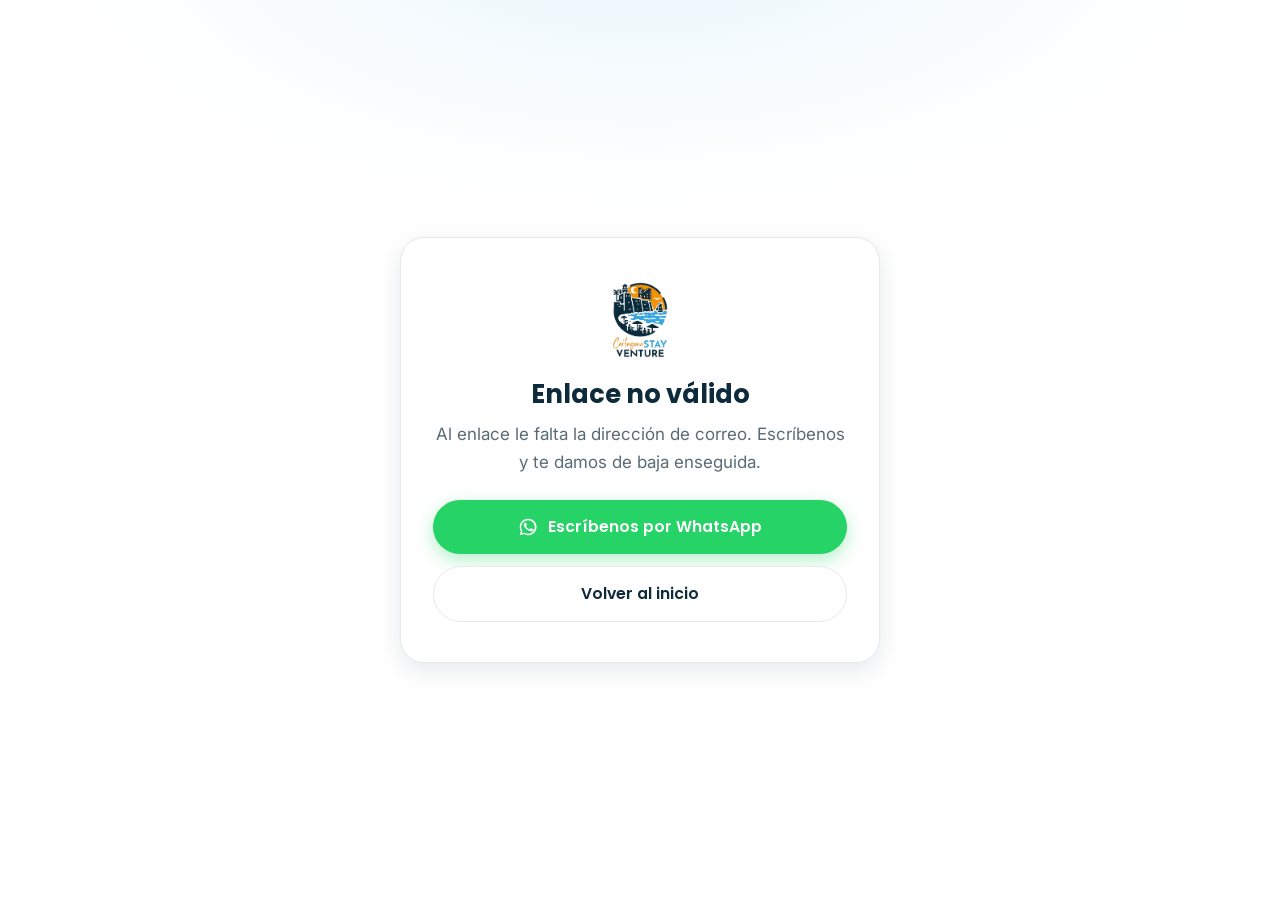
<file: baja.html>
<!DOCTYPE html>
<html lang="es">
<head>
  <meta charset="UTF-8" />
  <meta name="viewport" content="width=device-width, initial-scale=1.0" />
  <title>Darse de baja · Cartagena Stay Venture</title>
  <meta name="robots" content="noindex" />
  <link rel="icon" type="image/png" href="assets/img/logo.png" />
  <link rel="preconnect" href="https://fonts.googleapis.com" />
  <link rel="preconnect" href="https://fonts.gstatic.com" crossorigin />
  <link href="https://fonts.googleapis.com/css2?family=Poppins:wght@400;500;600;700&family=Inter:wght@400;500;600&display=swap" rel="stylesheet" />
  <link rel="stylesheet" href="assets/css/styles.css" />
  <style>
    .baja { min-height: 100vh; display: grid; place-items: center; padding: 40px 20px;
      background: radial-gradient(1000px 500px at 50% -10%, var(--sky-100), transparent 60%), var(--cream); }
    .baja__card { background: #fff; border: 1px solid var(--line); border-radius: var(--radius-lg);
      box-shadow: var(--shadow-md); padding: 40px 32px; max-width: 480px; width: 100%; text-align: center; }
    .baja__logo { height: 84px; width: auto; margin: 0 auto 18px; }
    .baja__card h1 { font-size: 1.6rem; margin-bottom: 10px; }
    .baja__card p { color: var(--muted); margin-bottom: 8px; }
    .baja__actions { display: none; flex-direction: column; gap: 12px; margin-top: 24px; }
    .baja__spin { width: 34px; height: 34px; margin: 6px auto 16px; border: 3px solid var(--sky-100);
      border-top-color: var(--sky); border-radius: 50%; animation: baja-spin .8s linear infinite; }
    @keyframes baja-spin { to { transform: rotate(360deg); } }
  </style>
</head>
<body>
  <main class="baja">
    <div class="baja__card">
      <img class="baja__logo" src="assets/img/logo.png" alt="Cartagena Stay Venture" />
      <div class="baja__spin" id="spin"></div>
      <h1 id="titulo">Un momento…</h1>
      <p id="texto">Estamos procesando tu solicitud.</p>
      <div class="baja__actions" id="acciones">
        <a class="btn btn--wa btn--block" id="waBtn" href="https://wa.me/573052080277" target="_blank" rel="noopener">
          <svg viewBox="0 0 24 24" width="20" height="20" fill="currentColor"><path d="M12 2a10 10 0 0 0-8.6 15l-1.3 4.8 4.9-1.3A10 10 0 1 0 12 2zm0 18.2c-1.5 0-3-.4-4.3-1.2l-.3-.2-2.9.8.8-2.8-.2-.3A8.2 8.2 0 1 1 12 20.2zM17.5 14.4c-.3-.2-1.7-.9-2-1-.3-.1-.5-.2-.6.1-.2.3-.7.9-.8 1.1-.2.2-.3.2-.6.1-1.6-.8-2.6-1.4-3.7-3.2-.3-.5.3-.5.8-1.5.1-.2 0-.3 0-.5s-.6-1.6-.9-2.2c-.2-.5-.4-.5-.6-.5h-.5c-.2 0-.5.1-.7.3-.3.3-1 .9-1 2.3s1 2.7 1.2 2.9c.1.2 2 3.1 5 4.3 1.8.8 2.5.8 3.4.7.5-.1 1.7-.7 1.9-1.4.2-.6.2-1.2.2-1.3-.1-.2-.3-.3-.6-.4z"/></svg>
          Escríbenos por WhatsApp</a>
        <a class="btn btn--outline btn--block" href="index.html">Volver al inicio</a>
      </div>
    </div>
  </main>

  <script>
  (function () {
    /* La baja se procesa vía /api/baja (función serverless en Vercel) para
       evitar el bloqueo de CORS del navegador. */
    var email = new URLSearchParams(location.search).get('email');
    var t = document.getElementById('titulo');
    var p = document.getElementById('texto');
    var acc = document.getElementById('acciones');
    var spin = document.getElementById('spin');
    var waBtn = document.getElementById('waBtn');

    function stop() { if (spin) spin.style.display = 'none'; }
    function showActions(msg) {
      if (waBtn) {
        var txt = 'Hola Cartagena Stay Venture, quiero darme de baja de las comunicaciones.' + (email ? ' Mi correo: ' + email : '');
        waBtn.href = 'https://wa.me/573052080277?text=' + encodeURIComponent(txt);
      }
      if (acc) acc.style.display = 'flex';
    }

    if (!email) {
      stop();
      t.textContent = 'Enlace no válido';
      p.textContent = 'Al enlace le falta la dirección de correo. Escríbenos y te damos de baja enseguida.';
      showActions();
    } else {
      fetch('/api/baja?email=' + encodeURIComponent(email))
        .then(function (r) { return r.json().catch(function () { return { ok: r.ok }; }); })
        .then(function (d) {
          if (!d || !d.ok) throw new Error('notok');
          stop();
          t.textContent = '¡Listo! Te diste de baja';
          p.textContent = 'No volverás a recibir nuestras comunicaciones. Gracias por haberte alojado con Cartagena Stay Venture. 🧡';
        })
        .catch(function () {
          stop();
          t.textContent = 'No pudimos completarlo automáticamente';
          p.textContent = 'Escríbenos por WhatsApp y te damos de baja a mano.';
          showActions();
        });
    }
  })();
  </script>
</body>
</html>
</file>
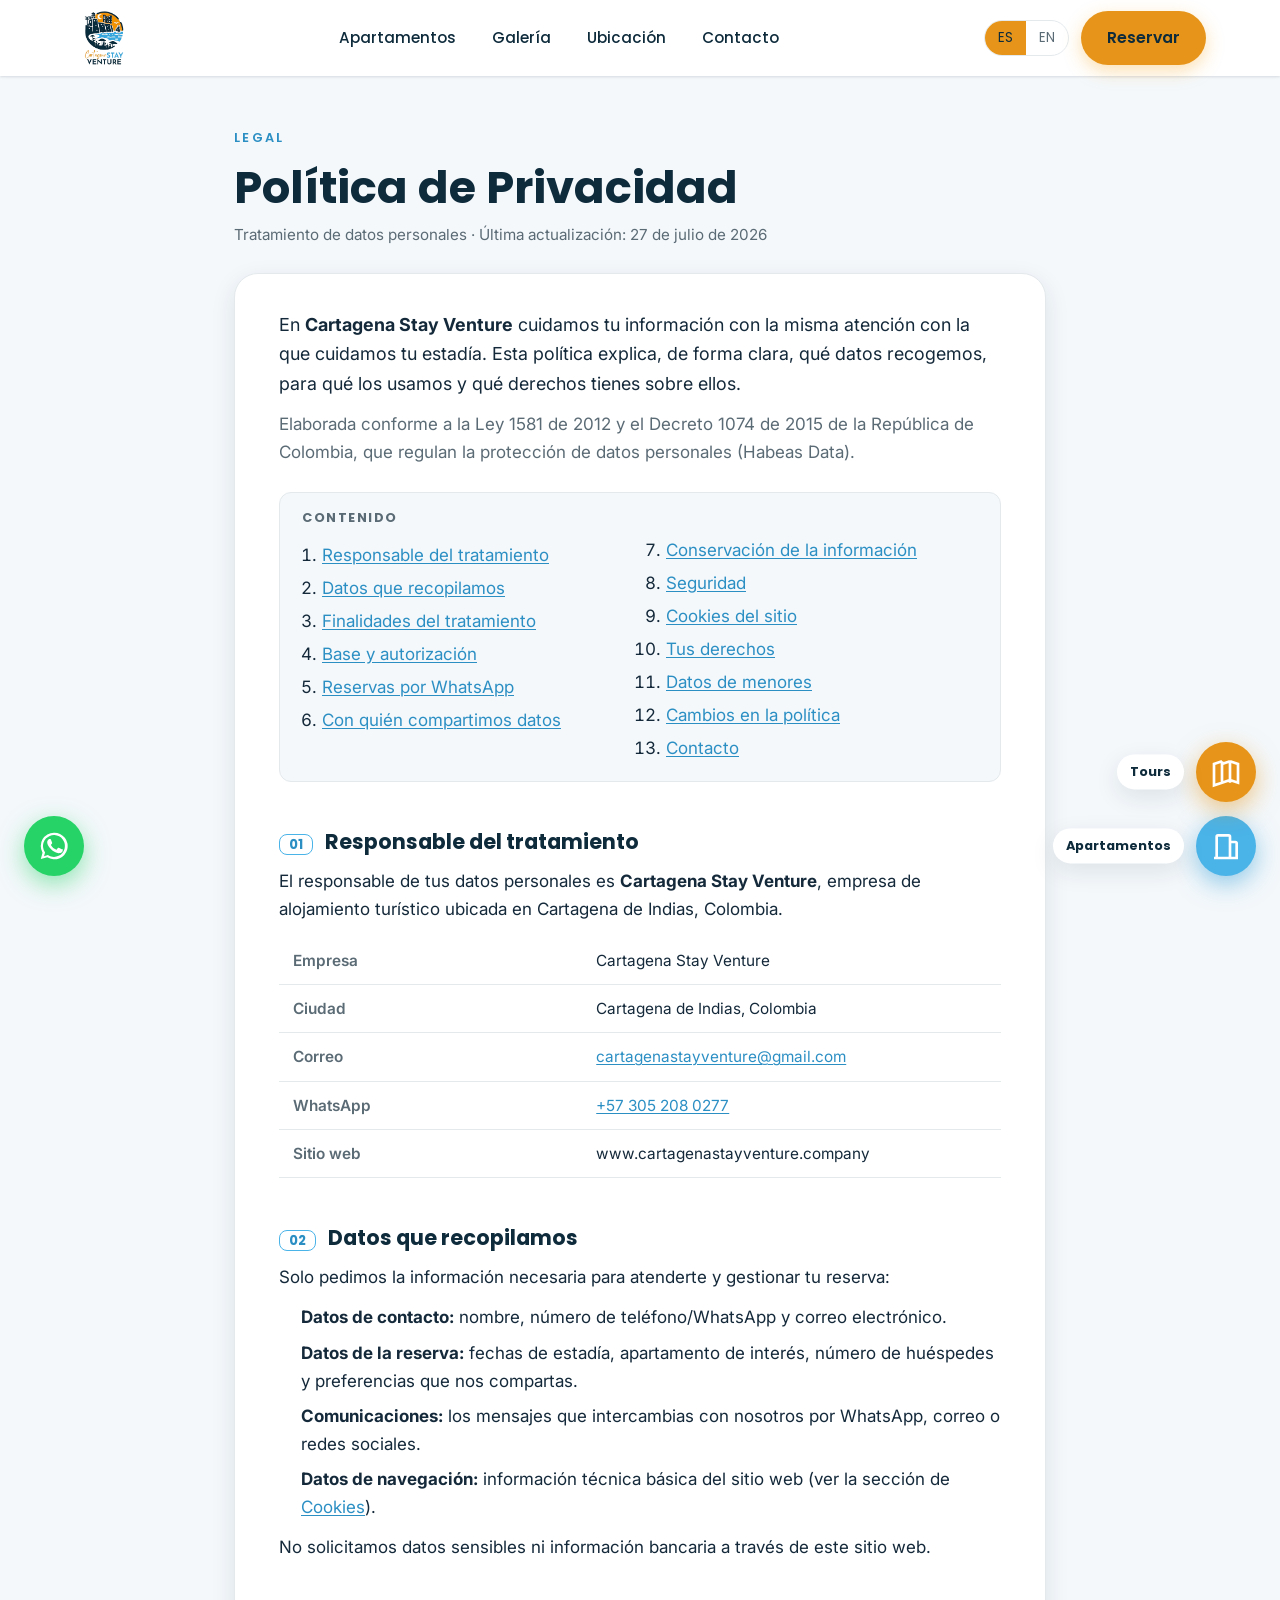
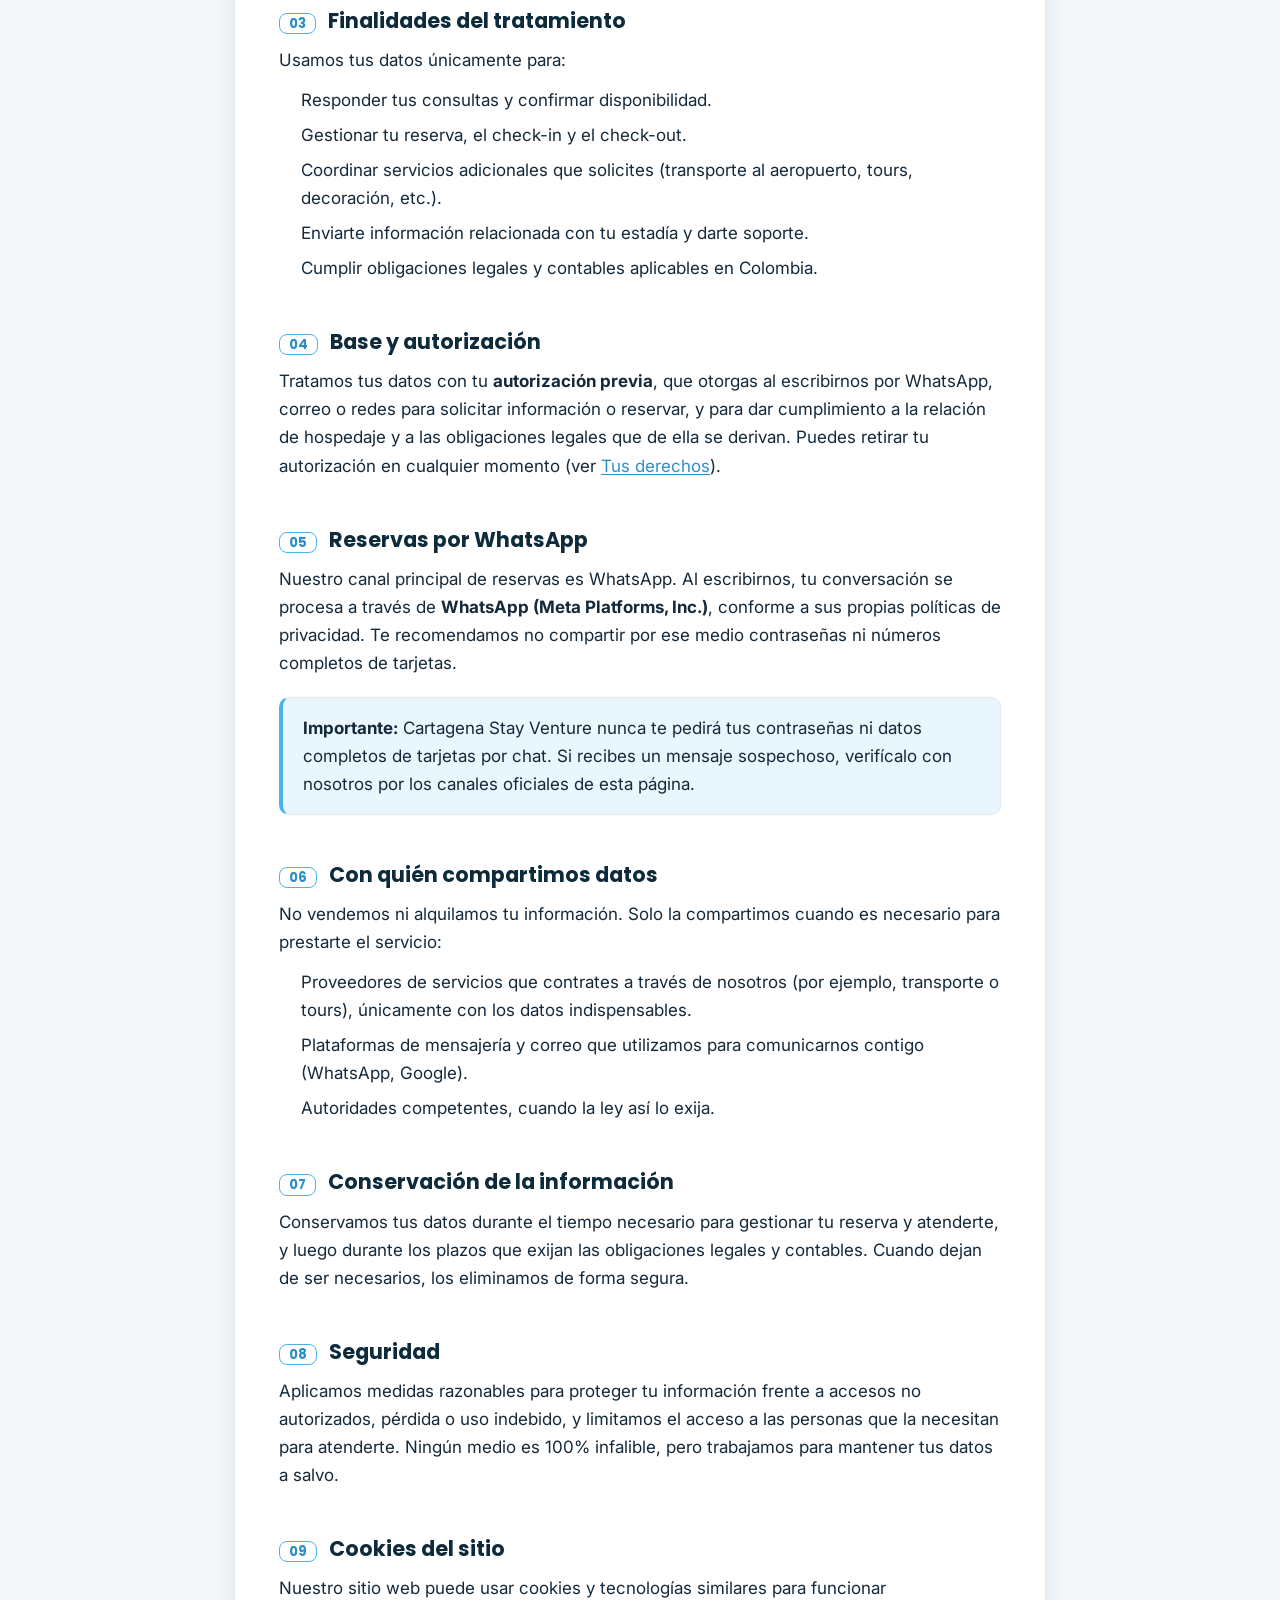
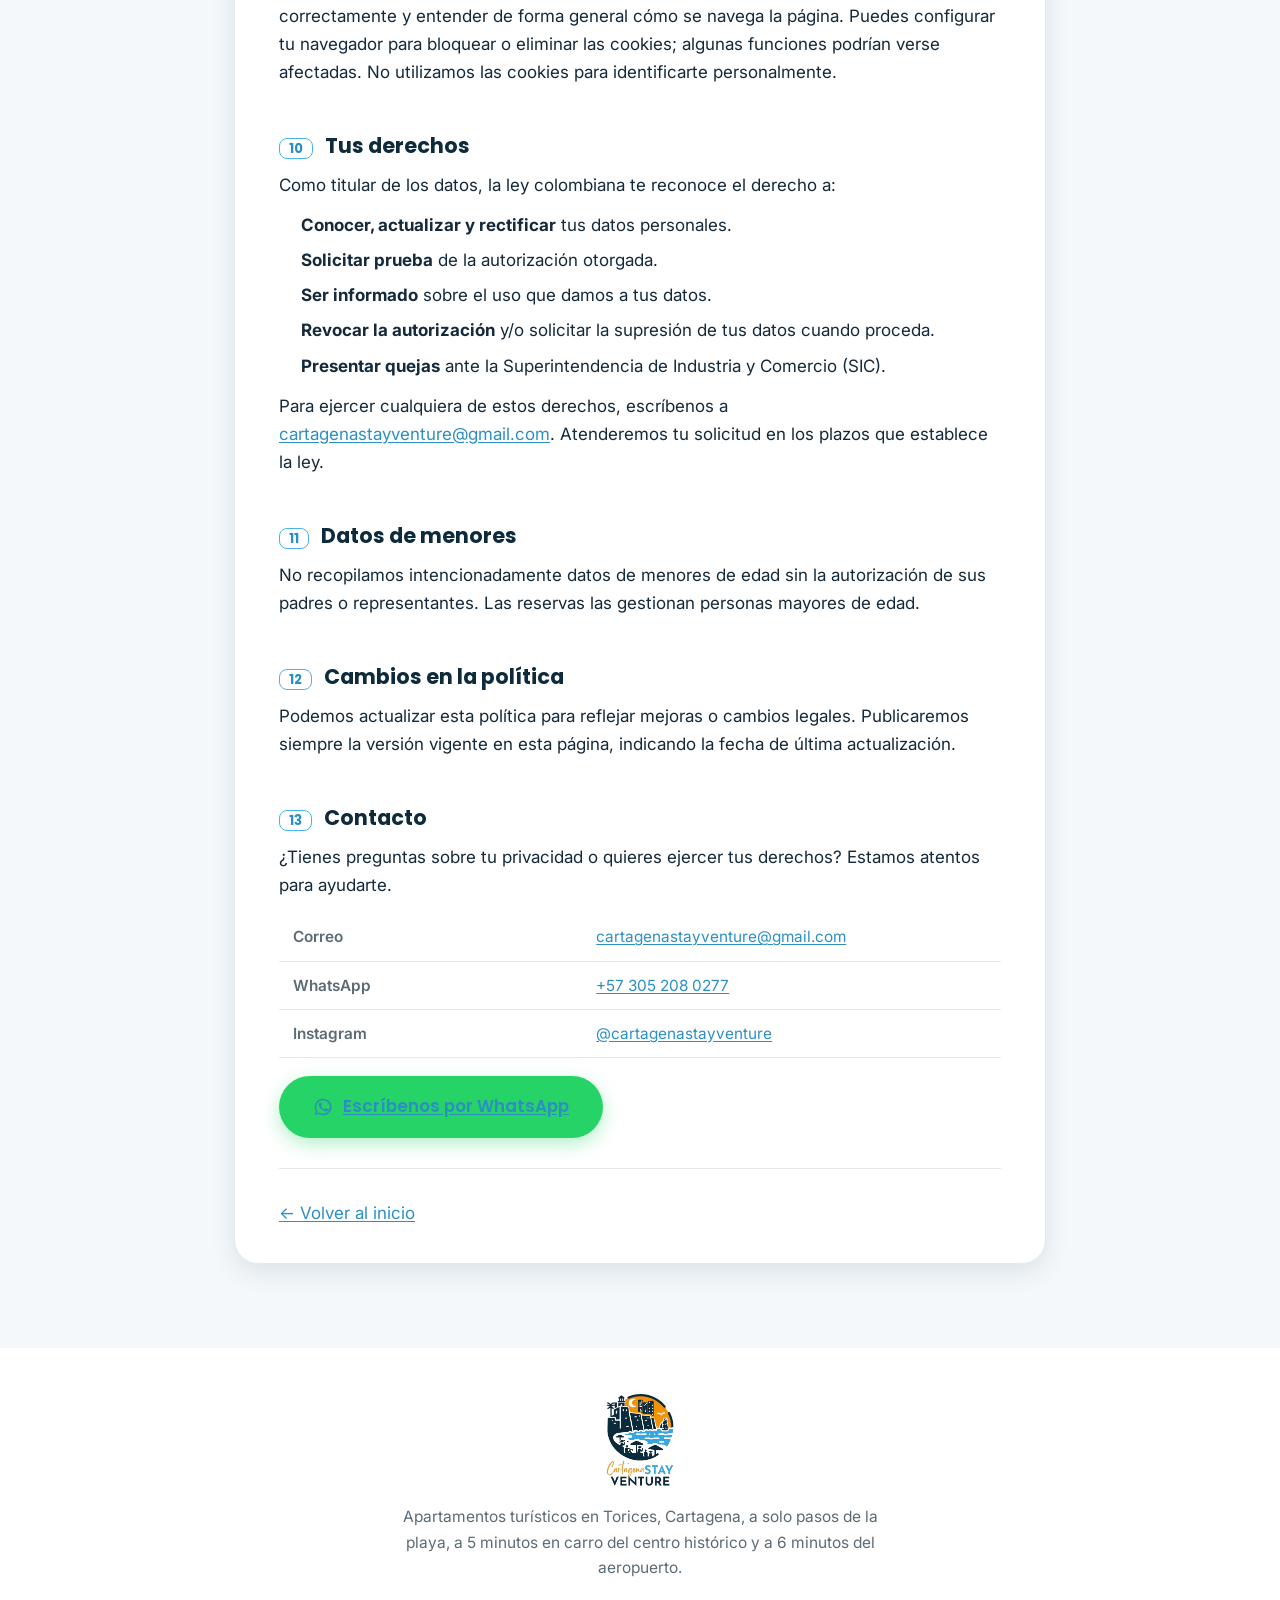
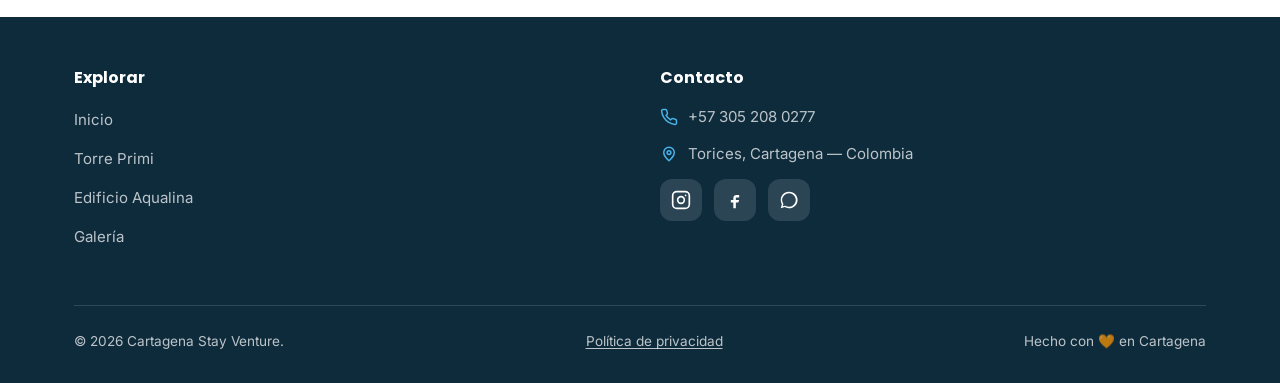
<file: politica-privacidad.html>
<!DOCTYPE html>
<html lang="es">
<head>
  <meta charset="UTF-8" />
  <meta name="viewport" content="width=device-width, initial-scale=1.0" />
  <title>Política de Privacidad · Cartagena Stay Venture</title>
  <meta name="description" content="Política de privacidad y tratamiento de datos personales de Cartagena Stay Venture, conforme a la Ley 1581 de 2012 de Colombia." />
  <link rel="icon" type="image/png" href="assets/img/logo.png" />
  <link rel="preconnect" href="https://fonts.googleapis.com" />
  <link rel="preconnect" href="https://fonts.gstatic.com" crossorigin />
  <link href="https://fonts.googleapis.com/css2?family=Poppins:wght@400;500;600;700;800&family=Inter:wght@400;500;600&family=Caveat:wght@600;700&display=swap" rel="stylesheet" />
  <link rel="stylesheet" href="assets/css/styles.css" />
</head>
<body>

  <!-- ============ HEADER ============ -->
  <header class="header">
    <div class="container header__inner">
      <a href="index.html" class="brand" aria-label="Cartagena Stay Venture"><img src="assets/img/logo.png" alt="Cartagena Stay Venture" /></a>
      <nav class="nav" aria-label="Principal">
        <a href="index.html#apartamentos" data-es="Apartamentos" data-en="Apartments">Apartamentos</a>
        <a href="index.html#galeria" data-es="Galería" data-en="Gallery">Galería</a>
        <a href="index.html#ubicacion" data-es="Ubicación" data-en="Location">Ubicación</a>
        <a href="index.html#contacto" data-es="Contacto" data-en="Contact">Contacto</a>
      </nav>
      <div class="header-actions">
        <div class="lang" role="group" aria-label="Idioma">
          <button data-lang="es">ES</button>
          <button data-lang="en">EN</button>
        </div>
        <a class="btn btn--primary" href="https://wa.me/573052080277?text=Hola%20Cartagena%20Stay%20Venture!%20Quiero%20informacion." target="_blank" rel="noopener" data-es="Reservar" data-en="Book now">Reservar</a>
        <button class="burger" aria-label="Menú"><span></span><span></span><span></span></button>
      </div>
    </div>
  </header>

  <!-- ============ LEGAL ============ -->
  <main class="legal">
    <div class="legal__wrap">
      <span class="eyebrow legal__eyebrow">Legal</span>
      <h1>Política de Privacidad</h1>
      <p class="legal__meta">Tratamiento de datos personales · Última actualización: 27 de julio de 2026</p>

      <div class="legal__card">
        <p class="lede">En <strong>Cartagena Stay Venture</strong> cuidamos tu información con la misma atención con la que cuidamos tu estadía. Esta política explica, de forma clara, qué datos recogemos, para qué los usamos y qué derechos tienes sobre ellos.</p>
        <p class="muted">Elaborada conforme a la Ley 1581 de 2012 y el Decreto 1074 de 2015 de la República de Colombia, que regulan la protección de datos personales (Habeas Data).</p>

        <nav class="toc" aria-label="Contenido">
          <h2>Contenido</h2>
          <ol>
            <li><a href="#responsable">Responsable del tratamiento</a></li>
            <li><a href="#datos">Datos que recopilamos</a></li>
            <li><a href="#finalidades">Finalidades del tratamiento</a></li>
            <li><a href="#legitimacion">Base y autorización</a></li>
            <li><a href="#whatsapp">Reservas por WhatsApp</a></li>
            <li><a href="#compartir">Con quién compartimos datos</a></li>
            <li><a href="#conservacion">Conservación de la información</a></li>
            <li><a href="#seguridad">Seguridad</a></li>
            <li><a href="#cookies">Cookies del sitio</a></li>
            <li><a href="#derechos">Tus derechos</a></li>
            <li><a href="#menores">Datos de menores</a></li>
            <li><a href="#cambios">Cambios en la política</a></li>
            <li><a href="#contacto-legal">Contacto</a></li>
          </ol>
        </nav>

        <h2 class="sec" id="responsable"><span class="num">01</span>Responsable del tratamiento</h2>
        <p>El responsable de tus datos personales es <strong>Cartagena Stay Venture</strong>, empresa de alojamiento turístico ubicada en Cartagena de Indias, Colombia.</p>
        <table class="facts">
          <tr><th>Empresa</th><td>Cartagena Stay Venture</td></tr>
          <tr><th>Ciudad</th><td>Cartagena de Indias, Colombia</td></tr>
          <tr><th>Correo</th><td><a href="mailto:cartagenastayventure@gmail.com">cartagenastayventure@gmail.com</a></td></tr>
          <tr><th>WhatsApp</th><td><a href="https://wa.me/573052080277">+57 305 208 0277</a></td></tr>
          <tr><th>Sitio web</th><td>www.cartagenastayventure.company</td></tr>
        </table>

        <h2 class="sec" id="datos"><span class="num">02</span>Datos que recopilamos</h2>
        <p>Solo pedimos la información necesaria para atenderte y gestionar tu reserva:</p>
        <ul>
          <li><strong>Datos de contacto:</strong> nombre, número de teléfono/WhatsApp y correo electrónico.</li>
          <li><strong>Datos de la reserva:</strong> fechas de estadía, apartamento de interés, número de huéspedes y preferencias que nos compartas.</li>
          <li><strong>Comunicaciones:</strong> los mensajes que intercambias con nosotros por WhatsApp, correo o redes sociales.</li>
          <li><strong>Datos de navegación:</strong> información técnica básica del sitio web (ver la sección de <a href="#cookies">Cookies</a>).</li>
        </ul>
        <p>No solicitamos datos sensibles ni información bancaria a través de este sitio web.</p>

        <h2 class="sec" id="finalidades"><span class="num">03</span>Finalidades del tratamiento</h2>
        <p>Usamos tus datos únicamente para:</p>
        <ul>
          <li>Responder tus consultas y confirmar disponibilidad.</li>
          <li>Gestionar tu reserva, el check-in y el check-out.</li>
          <li>Coordinar servicios adicionales que solicites (transporte al aeropuerto, tours, decoración, etc.).</li>
          <li>Enviarte información relacionada con tu estadía y darte soporte.</li>
          <li>Cumplir obligaciones legales y contables aplicables en Colombia.</li>
        </ul>

        <h2 class="sec" id="legitimacion"><span class="num">04</span>Base y autorización</h2>
        <p>Tratamos tus datos con tu <strong>autorización previa</strong>, que otorgas al escribirnos por WhatsApp, correo o redes para solicitar información o reservar, y para dar cumplimiento a la relación de hospedaje y a las obligaciones legales que de ella se derivan. Puedes retirar tu autorización en cualquier momento (ver <a href="#derechos">Tus derechos</a>).</p>

        <h2 class="sec" id="whatsapp"><span class="num">05</span>Reservas por WhatsApp</h2>
        <p>Nuestro canal principal de reservas es WhatsApp. Al escribirnos, tu conversación se procesa a través de <strong>WhatsApp (Meta Platforms, Inc.)</strong>, conforme a sus propias políticas de privacidad. Te recomendamos no compartir por ese medio contraseñas ni números completos de tarjetas.</p>
        <div class="callout">
          <p style="margin:0"><strong>Importante:</strong> Cartagena Stay Venture nunca te pedirá tus contraseñas ni datos completos de tarjetas por chat. Si recibes un mensaje sospechoso, verifícalo con nosotros por los canales oficiales de esta página.</p>
        </div>

        <h2 class="sec" id="compartir"><span class="num">06</span>Con quién compartimos datos</h2>
        <p>No vendemos ni alquilamos tu información. Solo la compartimos cuando es necesario para prestarte el servicio:</p>
        <ul>
          <li>Proveedores de servicios que contrates a través de nosotros (por ejemplo, transporte o tours), únicamente con los datos indispensables.</li>
          <li>Plataformas de mensajería y correo que utilizamos para comunicarnos contigo (WhatsApp, Google).</li>
          <li>Autoridades competentes, cuando la ley así lo exija.</li>
        </ul>

        <h2 class="sec" id="conservacion"><span class="num">07</span>Conservación de la información</h2>
        <p>Conservamos tus datos durante el tiempo necesario para gestionar tu reserva y atenderte, y luego durante los plazos que exijan las obligaciones legales y contables. Cuando dejan de ser necesarios, los eliminamos de forma segura.</p>

        <h2 class="sec" id="seguridad"><span class="num">08</span>Seguridad</h2>
        <p>Aplicamos medidas razonables para proteger tu información frente a accesos no autorizados, pérdida o uso indebido, y limitamos el acceso a las personas que la necesitan para atenderte. Ningún medio es 100% infalible, pero trabajamos para mantener tus datos a salvo.</p>

        <h2 class="sec" id="cookies"><span class="num">09</span>Cookies del sitio</h2>
        <p>Nuestro sitio web puede usar cookies y tecnologías similares para funcionar correctamente y entender de forma general cómo se navega la página. Puedes configurar tu navegador para bloquear o eliminar las cookies; algunas funciones podrían verse afectadas. No utilizamos las cookies para identificarte personalmente.</p>

        <h2 class="sec" id="derechos"><span class="num">10</span>Tus derechos</h2>
        <p>Como titular de los datos, la ley colombiana te reconoce el derecho a:</p>
        <ul>
          <li><strong>Conocer, actualizar y rectificar</strong> tus datos personales.</li>
          <li><strong>Solicitar prueba</strong> de la autorización otorgada.</li>
          <li><strong>Ser informado</strong> sobre el uso que damos a tus datos.</li>
          <li><strong>Revocar la autorización</strong> y/o solicitar la supresión de tus datos cuando proceda.</li>
          <li><strong>Presentar quejas</strong> ante la Superintendencia de Industria y Comercio (SIC).</li>
        </ul>
        <p>Para ejercer cualquiera de estos derechos, escríbenos a <a href="mailto:cartagenastayventure@gmail.com">cartagenastayventure@gmail.com</a>. Atenderemos tu solicitud en los plazos que establece la ley.</p>

        <h2 class="sec" id="menores"><span class="num">11</span>Datos de menores</h2>
        <p>No recopilamos intencionadamente datos de menores de edad sin la autorización de sus padres o representantes. Las reservas las gestionan personas mayores de edad.</p>

        <h2 class="sec" id="cambios"><span class="num">12</span>Cambios en la política</h2>
        <p>Podemos actualizar esta política para reflejar mejoras o cambios legales. Publicaremos siempre la versión vigente en esta página, indicando la fecha de última actualización.</p>

        <h2 class="sec" id="contacto-legal"><span class="num">13</span>Contacto</h2>
        <p>¿Tienes preguntas sobre tu privacidad o quieres ejercer tus derechos? Estamos atentos para ayudarte.</p>
        <table class="facts">
          <tr><th>Correo</th><td><a href="mailto:cartagenastayventure@gmail.com">cartagenastayventure@gmail.com</a></td></tr>
          <tr><th>WhatsApp</th><td><a href="https://wa.me/573052080277">+57 305 208 0277</a></td></tr>
          <tr><th>Instagram</th><td><a href="https://instagram.com/cartagenastayventure" target="_blank" rel="noopener">@cartagenastayventure</a></td></tr>
        </table>
        <p style="margin-top:18px">
          <a class="btn btn--wa btn--lg" href="https://wa.me/573052080277?text=Hola%2C%20tengo%20una%20consulta%20sobre%20la%20pol%C3%ADtica%20de%20privacidad" target="_blank" rel="noopener">
            <svg viewBox="0 0 24 24" fill="currentColor"><path d="M12 2a10 10 0 0 0-8.6 15l-1.3 4.8 4.9-1.3A10 10 0 1 0 12 2zm0 18.2c-1.5 0-3-.4-4.3-1.2l-.3-.2-2.9.8.8-2.8-.2-.3A8.2 8.2 0 1 1 12 20.2zM17.5 14.4c-.3-.2-1.7-.9-2-1-.3-.1-.5-.2-.6.1-.2.3-.7.9-.8 1.1-.2.2-.3.2-.6.1-1.6-.8-2.6-1.4-3.7-3.2-.3-.5.3-.5.8-1.5.1-.2 0-.3 0-.5s-.6-1.6-.9-2.2c-.2-.5-.4-.5-.6-.5h-.5c-.2 0-.5.1-.7.3-.3.3-1 .9-1 2.3s1 2.7 1.2 2.9c.1.2 2 3.1 5 4.3 1.8.8 2.5.8 3.4.7.5-.1 1.7-.7 1.9-1.4.2-.6.2-1.2.2-1.3-.1-.2-.3-.3-.6-.4z"/></svg>
            <span>Escríbenos por WhatsApp</span></a>
        </p>

        <hr class="divider" />
        <p style="margin:0"><a href="index.html" data-es="← Volver al inicio" data-en="← Back to home">← Volver al inicio</a></p>
      </div>
    </div>
  </main>

  <!-- ============ FOOTER ============ -->
  <footer class="footer">
    <div class="footer__top">
      <div class="container">
        <div class="footer__brand">
          <img src="assets/img/logo.png" alt="Cartagena Stay Venture" />
          <p data-es="Apartamentos turísticos en Torices, Cartagena, a solo pasos de la playa, a 5 minutos en carro del centro histórico y a 6 minutos del aeropuerto." data-en="Vacation apartments in Torices, Cartagena, just steps from the beach, a 5-minute drive from the historic center and 6 minutes from the airport.">Apartamentos turísticos en Torices, Cartagena, a solo pasos de la playa, a 5 minutos en carro del centro histórico y a 6 minutos del aeropuerto.</p>
        </div>
      </div>
    </div>
    <div class="container">
      <div class="footer__grid">
        <div>
          <h4 data-es="Explorar" data-en="Explore">Explorar</h4>
          <ul class="footer__links">
            <li><a href="index.html" data-es="Inicio" data-en="Home">Inicio</a></li>
            <li><a href="apartamento-muralla.html">Torre Primi</a></li>
            <li><a href="apartamento-brisa.html">Edificio Aqualina</a></li>
            <li><a href="index.html#galeria" data-es="Galería" data-en="Gallery">Galería</a></li>
          </ul>
        </div>
        <div>
          <h4 data-es="Contacto" data-en="Contact">Contacto</h4>
          <ul class="footer__contact">
            <li><svg viewBox="0 0 24 24" fill="none" stroke="currentColor" stroke-width="2"><path d="M22 16.9v3a2 2 0 0 1-2.2 2 19.8 19.8 0 0 1-8.6-3 19.5 19.5 0 0 1-6-6 19.8 19.8 0 0 1-3-8.6A2 2 0 0 1 4.1 2h3a2 2 0 0 1 2 1.7c.1 1 .4 1.9.7 2.8a2 2 0 0 1-.5 2.1L8.1 9.9a16 16 0 0 0 6 6l1.3-1.2a2 2 0 0 1 2.1-.5c.9.3 1.8.6 2.8.7a2 2 0 0 1 1.7 2z"/></svg><a href="https://wa.me/573052080277" target="_blank" rel="noopener">+57 305 208 0277</a></li>
            <li><svg viewBox="0 0 24 24" fill="none" stroke="currentColor" stroke-width="2"><path d="M12 21s-7-6-7-11a7 7 0 0 1 14 0c0 5-7 11-7 11z"/><circle cx="12" cy="10" r="2.5"/></svg><span data-es="Torices, Cartagena — Colombia" data-en="Torices, Cartagena — Colombia">Torices, Cartagena — Colombia</span></li>
          </ul>
          <div class="socials">
            <a href="https://instagram.com/cartagenastayventure" target="_blank" rel="noopener" aria-label="Instagram"><svg viewBox="0 0 24 24" fill="none" stroke="currentColor" stroke-width="2"><rect x="2" y="2" width="20" height="20" rx="5"/><circle cx="12" cy="12" r="4"/><circle cx="17.5" cy="6.5" r="1" fill="currentColor" stroke="none"/></svg></a>
            <a href="https://www.facebook.com/profile.php?id=61564888934200" target="_blank" rel="noopener" aria-label="Facebook"><svg viewBox="0 0 24 24" fill="currentColor"><path d="M14 9h3V6h-3a4 4 0 0 0-4 4v2H7v3h3v7h3v-7h3l1-3h-4v-2a1 1 0 0 1 1-1z"/></svg></a>
            <a href="https://wa.me/573052080277" target="_blank" rel="noopener" aria-label="WhatsApp"><svg viewBox="0 0 24 24" fill="currentColor"><path d="M12 2a10 10 0 0 0-8.6 15l-1.3 4.8 4.9-1.3A10 10 0 1 0 12 2zm0 18.2c-1.5 0-3-.4-4.3-1.2l-.3-.2-2.9.8.8-2.8-.2-.3A8.2 8.2 0 1 1 12 20.2z"/></svg></a>
          </div>
        </div>
      </div>
      <div class="footer__bottom">
        <span>© <span id="year">2026</span> Cartagena Stay Venture.</span>
        <a href="politica-privacidad.html" style="color:inherit;text-decoration:underline;text-underline-offset:2px" data-es="Política de privacidad" data-en="Privacy policy">Política de privacidad</a>
        <span data-es="Hecho con 🧡 en Cartagena" data-en="Made with 🧡 in Cartagena">Hecho con 🧡 en Cartagena</span>
      </div>
    </div>
  </footer>

  <a class="wa-float" href="https://wa.me/573052080277?text=Hola%20Cartagena%20Stay%20Venture!%20Quiero%20informacion." target="_blank" rel="noopener" aria-label="WhatsApp">
    <svg viewBox="0 0 24 24" fill="currentColor"><path d="M12 2a10 10 0 0 0-8.6 15l-1.3 4.8 4.9-1.3A10 10 0 1 0 12 2zm0 18.2c-1.5 0-3-.4-4.3-1.2l-.3-.2-2.9.8.8-2.8-.2-.3A8.2 8.2 0 1 1 12 20.2zM17.5 14.4c-.3-.2-1.7-.9-2-1-.3-.1-.5-.2-.6.1-.2.3-.7.9-.8 1.1-.2.2-.3.2-.6.1-1.6-.8-2.6-1.4-3.7-3.2-.3-.5.3-.5.8-1.5.1-.2 0-.3 0-.5s-.6-1.6-.9-2.2c-.2-.5-.4-.5-.6-.5h-.5c-.2 0-.5.1-.7.3-.3.3-1 .9-1 2.3s1 2.7 1.2 2.9c.1.2 2 3.1 5 4.3 1.8.8 2.5.8 3.4.7.5-.1 1.7-.7 1.9-1.4.2-.6.2-1.2.2-1.3-.1-.2-.3-.3-.6-.4z"/></svg>
  </a>

  <a class="ai-float" href="https://app.relevanceai.com/agents/bcbe5a/86743503-8dd4-4f3e-90de-b4a9677a89e0/46ce3a86-3ef4-45c9-a05d-d14636642556/embed-chat?hide_tool_steps=false&hide_file_uploads=false&hide_conversation_list=false&bubble_style=agent&primary_color=%234AB3E8&bubble_icon=pd%2Fchat&input_placeholder_text=Escribe+tu+mensaje...&hide_logo=false&hide_description=false" target="_blank" rel="noopener" aria-label="Chatea con nuestro asistente" title="Chatea con nuestro asistente">
    <svg viewBox="0 0 24 24" fill="none" stroke="currentColor" stroke-width="2"><rect x="4" y="8" width="16" height="12" rx="3"/><path d="M12 8V4M9 3h6M2 13v2M22 13v2M9.5 17.5h5"/><circle cx="9" cy="14" r="1.2" fill="currentColor" stroke="none"/><circle cx="15" cy="14" r="1.2" fill="currentColor" stroke="none"/></svg>
  </a>

  <script defer src="assets/js/main.js"></script>
</body>
</html>
</file>
<file: assets/css/styles.css>
/* ==========================================================================
   Cartagena Stay Venture — Design System
   Paleta oficial del Brand Book:
   Azul marino #0E2B3C · Azul Caribe #4AB3E8 · Naranja atardecer #E6951A · Blanco #FFFFFF
   ========================================================================== */

:root {
  --navy:        #0E2B3C;   /* Azul marino oficial (base) */
  --navy-700:    #12384D;   /* Marino suave (fondos/hover) */
  --navy-600:    #1C4A63;   /* Navy claro para degradados */
  --sky:         #4AB3E8;   /* Azul Caribe oficial */
  --sky-600:     #2C8FC4;   /* Caribe más oscuro (texto/enlaces sobre claro) */
  --sky-100:     #EAF6FD;   /* Azul cielo muy claro (secciones suaves) */
  --orange:      #E6951A;   /* Naranja atardecer oficial (acción) */
  --orange-600:  #C67C0C;   /* Naranja hover */
  --orange-100:  #FBEACB;   /* Naranja suave */
  --sand:        #F4F8FB;   /* Fondo alterno frío muy claro */
  --cream:       #FFFFFF;   /* Blanco limpio */
  --ink:         #14293A;   /* Texto principal (casi marino) */
  --muted:       #5B6B75;   /* Gris texto secundario (brand) */
  --line:        #E4E9EC;   /* Borde / líneas (brand) */
  --white:       #FFFFFF;
  --whatsapp:    #25D366;

  --shadow-sm: 0 1px 3px rgba(22,36,63,.08), 0 1px 2px rgba(22,36,63,.06);
  --shadow-md: 0 8px 24px rgba(22,36,63,.10);
  --shadow-lg: 0 20px 48px rgba(22,36,63,.16);

  --radius:     16px;
  --radius-lg:  24px;
  --radius-pill: 999px;

  --container: 1180px;
  --font-head: 'Poppins', 'Segoe UI', system-ui, sans-serif;
  --font-body: 'Inter', 'Segoe UI', system-ui, sans-serif;
  --font-script: 'Caveat', cursive;

  --header-h: 76px;
}

/* ---------- Reset ---------- */
*, *::before, *::after { box-sizing: border-box; }
* { margin: 0; }
html { scroll-behavior: smooth; -webkit-text-size-adjust: 100%; overflow-x: clip; }
body {
  font-family: var(--font-body);
  color: var(--ink);
  background: var(--cream);
  line-height: 1.65;
  font-size: 17px;
  -webkit-font-smoothing: antialiased;
  overflow-x: hidden;
}
img { max-width: 100%; display: block; }
a { color: inherit; text-decoration: none; }
ul { list-style: none; padding: 0; }
button { font-family: inherit; cursor: pointer; border: none; background: none; }
h1, h2, h3, h4 { font-family: var(--font-head); line-height: 1.15; color: var(--navy); font-weight: 700; }
section { scroll-margin-top: var(--header-h); }

/* ---------- Layout helpers ---------- */
.container { width: 100%; max-width: var(--container); margin: 0 auto; padding: 0 24px; }
.section { padding: 96px 0; }
.section--tight { padding: 64px 0; }
.center { text-align: center; }
.eyebrow {
  font-family: var(--font-head);
  font-weight: 600; font-size: .8rem; letter-spacing: .18em;
  text-transform: uppercase; color: var(--sky-600);
  display: inline-block; margin-bottom: 14px;
}
.section-title { font-size: clamp(1.9rem, 4vw, 2.9rem); margin-bottom: 16px; }
.section-sub { color: var(--muted); font-size: 1.08rem; max-width: 620px; margin: 0 auto; }
.section-head { margin-bottom: 56px; }

/* ---------- Dark (navy) sections ---------- */
.section--dark { background: var(--navy); color: #fff; }
.section--dark .eyebrow { color: var(--sky); }
.section--dark h1, .section--dark h2, .section--dark h3, .section--dark h4 { color: #fff; }
.section--dark .section-title { color: #fff; }
.section--dark .section-sub, .section--dark p { color: rgba(255,255,255,.82); }

/* ---------- Buttons ---------- */
.btn {
  display: inline-flex; align-items: center; gap: 10px;
  padding: 14px 26px; border-radius: var(--radius-pill);
  font-family: var(--font-head); font-weight: 600; font-size: .98rem;
  transition: transform .18s ease, box-shadow .18s ease, background .18s ease;
  white-space: nowrap;
}
.btn:hover { transform: translateY(-2px); }
.btn svg { width: 20px; height: 20px; }
.btn--primary { background: var(--orange); color: var(--navy); box-shadow: 0 6px 18px rgba(245,166,35,.35); }
.btn--primary:hover { background: var(--orange-600); }
.btn--navy { background: var(--navy); color: #fff; }
.btn--navy:hover { background: var(--navy-700); }
.btn--sky { background: var(--sky); color: #fff; box-shadow: 0 6px 18px rgba(46,155,214,.3); }
.btn--sky:hover { background: var(--sky-600); }
.btn--ghost { background: rgba(255,255,255,.14); color: #fff; border: 1.5px solid rgba(255,255,255,.5); backdrop-filter: blur(6px); }
.btn--ghost:hover { background: rgba(255,255,255,.24); }
.btn--wa { background: var(--whatsapp); color: #fff; box-shadow: 0 6px 18px rgba(37,211,102,.35); }
.btn--wa:hover { background: #1EBE5A; }
.btn--outline { border: 1.5px solid var(--line); color: var(--navy); background: #fff; }
.btn--outline:hover { border-color: var(--sky); color: var(--sky-600); }
.btn--lg { padding: 17px 34px; font-size: 1.05rem; }
.btn--block { width: 100%; justify-content: center; }

/* ==========================================================================
   Header / Nav
   ========================================================================== */
.header {
  position: fixed; top: 0; left: 0; right: 0; z-index: 100;
  height: var(--header-h);
  background: rgba(255,255,255,.97);
  box-shadow: var(--shadow-sm);
  backdrop-filter: blur(10px);
  transition: box-shadow .3s ease;
}
.header__inner { display: flex; align-items: center; justify-content: space-between; height: 100%; }
.brand { display: flex; align-items: center; gap: 12px; }
.brand img { height: 60px; width: auto; }
.brand__name { display: none; font-family: var(--font-head); font-weight: 700; font-size: 1.05rem; color: var(--navy); letter-spacing: .02em; }

.nav { display: flex; align-items: center; gap: 6px; }
.nav a {
  padding: 9px 15px; border-radius: var(--radius-pill);
  font-family: var(--font-head); font-weight: 500; font-size: .95rem;
  color: var(--navy); transition: background .2s, color .2s;
}
.nav a:hover { background: var(--sky-100); color: var(--sky-600); }

.header-actions { display: flex; align-items: center; gap: 12px; }

/* Language toggle */
.lang {
  display: inline-flex; align-items: center;
  border: 1.5px solid var(--line); border-radius: var(--radius-pill);
  overflow: hidden; font-family: var(--font-head); font-weight: 600; font-size: .82rem;
}
.lang button { padding: 7px 13px; color: var(--muted); transition: all .2s; }
.lang button.active { background: var(--orange); color: var(--navy); }

.header.scrolled { box-shadow: var(--shadow-md); }

/* Hamburger */
.burger { display: none; width: 44px; height: 44px; border-radius: 12px; position: relative; }
.burger span { position: absolute; left: 11px; right: 11px; height: 2.5px; background: var(--navy); border-radius: 2px; transition: .3s; }
.burger span:nth-child(1){ top: 15px; } .burger span:nth-child(2){ top: 21px; } .burger span:nth-child(3){ top: 27px; }
.burger.open span:nth-child(1){ top: 21px; transform: rotate(45deg); }
.burger.open span:nth-child(2){ opacity: 0; }
.burger.open span:nth-child(3){ top: 21px; transform: rotate(-45deg); }

/* ==========================================================================
   Hero
   ========================================================================== */
.hero {
  position: relative; min-height: 100vh; display: flex; align-items: flex-end; justify-content: center;
  text-align: center; color: #fff; padding: var(--header-h) 0 82px; overflow: hidden; background: var(--navy);
}
.hero__bg { position: absolute; inset: 0; z-index: 0; }
.hero__bg img { width: 100%; height: 100%; object-fit: cover; object-position: center 42%; }
.hero__video { width: 100%; height: 100%; object-fit: cover; display: block; }
.hero__overlay { position: absolute; inset: 0; z-index: 1; background: linear-gradient(180deg, rgba(16,24,38,.12) 0%, rgba(16,24,38,0) 35%, rgba(16,24,38,0) 58%, rgba(16,24,38,.62) 100%); }
.hero__content { position: relative; z-index: 2; max-width: 820px; padding: 0; }
.hero__logo-card { display: inline-block; margin-bottom: 22px; }
.hero__logo { width: min(320px, 66vw); height: auto; display: block; filter: drop-shadow(0 12px 26px rgba(22,36,63,.20)); }
.hero__badge {
  display: inline-flex; align-items: center; gap: 8px; margin-bottom: 20px;
  background: var(--orange-100); border: 1px solid rgba(245,166,35,.55);
  color: var(--orange-600); padding: 8px 16px; border-radius: var(--radius-pill);
  font-family: var(--font-head); font-weight: 600; font-size: .82rem; letter-spacing: .04em;
}
.hero h1 { color: var(--navy); font-size: clamp(2rem, 5vw, 3.5rem); line-height: 1.1; margin-bottom: 18px; }
.hero h1 .accent { color: var(--orange); }
.hero p { font-size: clamp(1.05rem, 2vw, 1.25rem); color: var(--ink); max-width: 560px; margin: 0 auto 30px; }
.hero__cta { display: flex; flex-wrap: wrap; gap: 14px; justify-content: center; }
.hero__scroll { position: absolute; z-index: 2; bottom: 20px; left: 50%; transform: translateX(-50%); color: rgba(255,255,255,.9); animation: bob 2s infinite; }
@keyframes bob { 0%,100%{ transform: translate(-50%,0);} 50%{ transform: translate(-50%,8px);} }

/* ==========================================================================
   Features strip
   ========================================================================== */
.features { background: var(--white); border-bottom: 1px solid var(--line); }
.features__grid { display: grid; grid-template-columns: repeat(5, 1fr); gap: 20px; }
.feature { display: flex; flex-direction: column; align-items: center; text-align: center; gap: 12px; padding: 12px; }
.feature__icon {
  width: 60px; height: 60px; border-radius: 18px; display: grid; place-items: center;
  background: var(--sky-100); color: var(--sky-600);
}
.feature__icon svg { width: 30px; height: 30px; }
.feature h3 { font-size: 1.02rem; }
.feature p { font-size: .9rem; color: var(--muted); }

/* ==========================================================================
   Apartments
   ========================================================================== */
.apartments { background: var(--sand); }
.apts-grid { display: grid; grid-template-columns: repeat(2, 1fr); gap: 34px; }
.apt-card {
  background: #fff; border-radius: var(--radius-lg); overflow: hidden;
  box-shadow: var(--shadow-md); transition: transform .25s ease, box-shadow .25s ease;
  display: flex; flex-direction: column;
}
.apt-card:hover { transform: translateY(-6px); box-shadow: var(--shadow-lg); }
.apt-card__media { position: relative; aspect-ratio: 4/3; overflow: hidden; }
.apt-card__media img { width: 100%; height: 100%; object-fit: cover; transition: transform .5s ease; }
.apt-card:hover .apt-card__media img { transform: scale(1.06); }
.apt-card__tag {
  position: absolute; top: 16px; left: 16px; background: var(--orange); color: var(--navy);
  font-family: var(--font-head); font-weight: 700; font-size: .8rem; padding: 6px 14px; border-radius: var(--radius-pill);
}
.apt-card__body { padding: 26px 26px 30px; display: flex; flex-direction: column; flex: 1; }
.apt-card__body h3 { font-size: 1.55rem; margin-bottom: 6px; }
.apt-card__loc { color: var(--sky-600); font-weight: 600; font-size: .92rem; display: flex; align-items: center; gap: 6px; margin-bottom: 16px; }
.apt-card__loc svg { width: 16px; height: 16px; }
.apt-card__specs { display: flex; gap: 18px; flex-wrap: wrap; margin-bottom: 18px; }
.spec { display: flex; align-items: center; gap: 7px; color: var(--ink); font-size: .92rem; font-weight: 500; }
.spec svg { width: 19px; height: 19px; color: var(--sky); }
.apt-card__desc { color: var(--muted); font-size: .97rem; margin-bottom: 22px; flex: 1; }
.apt-card__actions { display: flex; gap: 12px; }

/* ==========================================================================
   Gallery
   ========================================================================== */
.gallery__grid { display: grid; grid-template-columns: repeat(4, 1fr); grid-auto-rows: 200px; gap: 14px; }
.gallery__item { position: relative; overflow: hidden; border-radius: var(--radius); cursor: pointer; }
.gallery__item img { width: 100%; height: 100%; object-fit: cover; transition: transform .5s ease; }
.gallery__item:hover img { transform: scale(1.08); }
.gallery__item::after { content: ""; position: absolute; inset: 0; background: linear-gradient(180deg, transparent 60%, rgba(22,36,63,.35)); opacity: 0; transition: opacity .3s; }
.gallery__item:hover::after { opacity: 1; }
.gallery__item.tall { grid-row: span 2; }
.gallery__item.wide { grid-column: span 2; }

/* Lightbox */
.lightbox { position: fixed; inset: 0; z-index: 200; background: rgba(15,23,42,.92); display: none; align-items: center; justify-content: center; padding: 30px; }
.lightbox.open { display: flex; }
.lightbox img { max-width: 92vw; max-height: 86vh; border-radius: 10px; box-shadow: var(--shadow-lg); }
.lightbox__close, .lightbox__nav { position: absolute; color: #fff; background: rgba(255,255,255,.12); border-radius: 50%; width: 52px; height: 52px; display: grid; place-items: center; transition: background .2s; }
.lightbox__close:hover, .lightbox__nav:hover { background: rgba(255,255,255,.28); }
.lightbox__close { top: 24px; right: 24px; }
.lightbox__close svg, .lightbox__nav svg { width: 26px; height: 26px; }
.lightbox__nav.prev { left: 24px; top: 50%; transform: translateY(-50%); }
.lightbox__nav.next { right: 24px; top: 50%; transform: translateY(-50%); }

/* ==========================================================================
   Location
   ========================================================================== */
.location { background: var(--sky-100); color: var(--ink); }
.location h2 { color: var(--navy); }
.location__grid { display: grid; grid-template-columns: 1fr 1fr; gap: 50px; align-items: center; }
.location__text .eyebrow { color: var(--orange-600); }
.location__text p { color: var(--muted); margin-bottom: 18px; }
.location__list { display: grid; gap: 16px; margin-top: 26px; }
.loc-item { display: flex; gap: 14px; align-items: flex-start; }
.loc-item__icon { flex: none; width: 44px; height: 44px; border-radius: 12px; background: #fff; color: var(--sky-600); display: grid; place-items: center; box-shadow: var(--shadow-sm); }
.loc-item__icon svg { width: 22px; height: 22px; }
.loc-item h4 { color: var(--navy); font-size: 1.02rem; margin-bottom: 2px; }
.loc-item p { color: var(--muted); font-size: .92rem; margin: 0; }
.location__map { border-radius: var(--radius-lg); overflow: hidden; box-shadow: var(--shadow-lg); aspect-ratio: 4/3.4; border: 4px solid #fff; }
.location__map iframe { width: 100%; height: 100%; border: 0; filter: saturate(1.05); }

/* ==========================================================================
   Host / About
   ========================================================================== */
.host { background: var(--navy); color: #fff; }
.host .eyebrow { color: var(--sky); }
.host h2, .host .section-title { color: #fff; }
.host__grid { display: grid; grid-template-columns: 1fr 1.3fr; gap: 50px; align-items: center; }
.host__media { border-radius: var(--radius-lg); overflow: hidden; box-shadow: var(--shadow-lg); aspect-ratio: 1; }
.host__media img { width: 100%; height: 100%; object-fit: cover; }
.host blockquote { font-family: var(--font-script); font-size: 1.9rem; color: var(--sky); line-height: 1.35; margin: 18px 0; }

/* ==========================================================================
   CTA band
   ========================================================================== */
.cta-band { background: linear-gradient(120deg, var(--sky) 0%, var(--sky-600) 55%, var(--navy) 130%); color: #fff; text-align: center; }
.cta-band h2 { color: #fff; font-size: clamp(1.8rem, 4vw, 2.7rem); margin-bottom: 14px; }
.cta-band p { color: rgba(255,255,255,.9); max-width: 560px; margin: 0 auto 30px; font-size: 1.1rem; }
.cta-band__actions { display: flex; gap: 14px; justify-content: center; flex-wrap: wrap; }

/* ==========================================================================
   Reserva / Booking form
   ========================================================================== */
.reserva { background: var(--sand); }
.reserva__grid { display: grid; grid-template-columns: 1fr 1.05fr; gap: 54px; align-items: start; }
.reserva__lead { color: var(--muted); margin: 6px 0 26px; max-width: 460px; }
.reserva__contact { display: grid; gap: 14px; margin-bottom: 24px; }
.reserva__contact li { display: flex; align-items: center; gap: 12px; }
.reserva__contact a { font-weight: 500; color: var(--navy); transition: color .2s; word-break: break-word; }
.reserva__contact a:hover { color: var(--sky-600); }
.reserva__ic { flex: none; width: 24px; height: 24px; display: grid; place-items: center; }
.reserva__ic svg { width: 21px; height: 21px; }
.reserva__times { display: flex; gap: 22px; flex-wrap: wrap; color: var(--muted); font-size: .9rem; font-weight: 500; }
.reserva__times > span { display: inline-flex; align-items: center; gap: 7px; }
.reserva__times svg { width: 17px; height: 17px; color: var(--orange); }

.reserva__form { background: #fff; border: 1px solid var(--line); border-radius: var(--radius-lg); padding: 30px; box-shadow: var(--shadow-md); display: grid; gap: 16px; }
.field { display: flex; flex-direction: column; gap: 7px; }
.field-row { display: grid; grid-template-columns: 1fr 1fr; gap: 16px; }
.field label { font-family: var(--font-head); font-weight: 600; font-size: .9rem; color: var(--navy); }
.reserva__form input, .reserva__form select, .reserva__form textarea {
  font-family: var(--font-body); font-size: 1rem; color: var(--ink);
  padding: 12px 14px; border: 1.5px solid var(--line); border-radius: 12px; background: #fff; width: 100%;
  transition: border-color .2s, box-shadow .2s;
}
.reserva__form input:focus, .reserva__form select:focus, .reserva__form textarea:focus {
  outline: none; border-color: var(--sky); box-shadow: 0 0 0 3px var(--sky-100);
}
.reserva__form textarea { resize: vertical; min-height: 96px; }
.reserva__form button { margin-top: 6px; }
.reserva__note { text-align: center; color: var(--muted); font-size: .84rem; margin-top: 2px; }
@media (max-width: 1024px) { .reserva__grid { grid-template-columns: 1fr; gap: 34px; } }
@media (max-width: 500px) { .reserva__grid .field-row { grid-template-columns: 1fr; } .reserva__form { padding: 22px; } }

/* ==========================================================================
   Reseñas / Reviews
   ========================================================================== */
.reviews { background: var(--sky-100); }
.reviews__grid { display: grid; grid-template-columns: repeat(3, 1fr); gap: 26px; }
.review-card { background: #fff; border: 1px solid var(--line); border-radius: var(--radius-lg); padding: 28px; box-shadow: var(--shadow-md); display: flex; flex-direction: column; }
.review-card__stars { color: var(--orange); letter-spacing: 3px; font-size: 1.05rem; margin-bottom: 14px; }
.review-card__text { color: var(--ink); font-style: italic; line-height: 1.7; margin-bottom: 18px; flex: 1; }
.review-card__by { margin: 0; font-size: .95rem; }
.review-card__author { font-family: var(--font-head); font-weight: 600; color: var(--navy); }
.review-card__loc { color: var(--sky-600); font-weight: 500; }
@media (max-width: 900px) { .reviews__grid { grid-template-columns: 1fr; max-width: 560px; margin: 0 auto; } }

/* ==========================================================================
   Legal / Política de privacidad
   ========================================================================== */
.legal { background: var(--sand); padding: calc(var(--header-h) + 46px) 0 84px; }
.legal__wrap { max-width: 860px; margin: 0 auto; padding: 0 24px; }
.legal__eyebrow { color: var(--sky-600); }
.legal h1 { font-size: clamp(1.9rem, 5vw, 2.8rem); margin-bottom: 8px; }
.legal__meta { color: var(--muted); font-size: .95rem; margin-bottom: 26px; }
.legal__card { background: #fff; border: 1px solid var(--line); border-radius: var(--radius-lg); box-shadow: var(--shadow-md); padding: 36px clamp(20px, 5vw, 44px); }
.legal__card .lede { font-size: 1.12rem; color: var(--ink); margin: 0 0 6px; }
.legal__card .muted { color: var(--muted); }
.legal__card p { margin: 12px 0; color: var(--ink); }
.legal__card a { color: var(--sky-600); text-decoration: underline; text-underline-offset: 2px; }
.legal__card a:hover { text-decoration: none; }
.legal__card ul { margin: 12px 0; padding-left: 22px; }
.legal__card li { margin: 7px 0; }
.legal__card h3 { font-size: 1.02rem; margin: 20px 0 6px; }
.toc { background: var(--sand); border: 1px solid var(--line); border-radius: 12px; padding: 18px 22px; margin: 26px 0 8px; }
.toc h2 { margin: 0 0 10px; font-size: .8rem; letter-spacing: .12em; text-transform: uppercase; color: var(--muted); }
.toc ol { margin: 0; padding-left: 20px; columns: 2; column-gap: 32px; }
.toc li { margin: 5px 0; break-inside: avoid; }
h2.sec { font-size: 1.3rem; font-weight: 700; margin: 38px 0 10px; padding-top: 10px; display: flex; align-items: baseline; gap: 12px; color: var(--navy); }
h2.sec .num { color: var(--sky-600); font-size: .82rem; font-weight: 700; border: 1.5px solid var(--sky); border-radius: 8px; padding: 2px 9px; flex: none; }
.facts { width: 100%; border-collapse: collapse; margin: 14px 0; font-size: .96rem; }
.facts th, .facts td { text-align: left; padding: 11px 14px; border-bottom: 1px solid var(--line); vertical-align: top; }
.facts th { width: 42%; color: var(--muted); font-weight: 600; }
.callout { background: var(--sky-100); border: 1px solid var(--line); border-left: 4px solid var(--sky); border-radius: 10px; padding: 16px 20px; margin: 20px 0; }
.legal__card .divider { height: 1px; background: var(--line); border: 0; margin: 30px 0; }
@media (max-width: 560px) { .toc ol { columns: 1; } }
@media (max-width: 520px) { .facts, .facts tbody, .facts tr, .facts th, .facts td { display: block; width: 100%; } .facts th { border-bottom: 0; padding-bottom: 0; } .facts td { padding-top: 2px; } }

/* ==========================================================================
   Footer
   ========================================================================== */
.footer { background: var(--navy); color: rgba(255,255,255,.72); padding: 0 0 30px; }
.footer__top { background: #fff; padding: 40px 0 36px; }
.footer__grid { display: grid; grid-template-columns: 1fr 1fr; gap: 40px; padding-top: 52px; margin-bottom: 44px; }
.footer__brand { display: flex; flex-direction: column; align-items: center; text-align: center; }
.footer__brand img { height: 104px; margin-bottom: 12px; }
.footer__brand p { color: var(--muted); font-size: .97rem; max-width: 480px; margin: 0 auto; }
.footer h4 { color: #fff; font-size: 1rem; margin-bottom: 18px; }
.footer__links li { margin-bottom: 11px; }
.footer__links a { font-size: .94rem; transition: color .2s; }
.footer__links a:hover { color: var(--sky); }
.footer__contact li { display: flex; gap: 10px; align-items: flex-start; margin-bottom: 12px; font-size: .94rem; }
.footer__contact svg { width: 18px; height: 18px; color: var(--sky); flex: none; margin-top: 3px; }
.socials { display: flex; gap: 12px; margin-top: 8px; }
.socials a { width: 42px; height: 42px; border-radius: 12px; background: rgba(255,255,255,.12); display: grid; place-items: center; color: #fff; transition: background .2s, transform .2s; }
.socials a:hover { background: var(--sky); transform: translateY(-3px); }
.socials svg { width: 20px; height: 20px; }
.footer__bottom { border-top: 1px solid rgba(255,255,255,.14); padding-top: 24px; display: flex; justify-content: space-between; flex-wrap: wrap; gap: 10px; font-size: .85rem; }

/* Floating WhatsApp */
.wa-float {
  position: fixed; bottom: 24px; left: 24px; z-index: 90;
  width: 60px; height: 60px; border-radius: 50%; background: var(--whatsapp);
  display: grid; place-items: center; box-shadow: 0 8px 24px rgba(37,211,102,.5);
  transition: transform .2s; animation: pulse 2.5s infinite;
}
.wa-float:hover { transform: scale(1.08); }
.wa-float svg { width: 32px; height: 32px; color: #fff; }

/* Botón flotante: Asistente IA (abre el chat del agente) */
.ai-float { position: fixed; bottom: 24px; right: 24px; z-index: 90; width: 60px; height: 60px; border-radius: 50%; background: var(--sky); display: grid; place-items: center; box-shadow: 0 8px 24px rgba(46,155,214,.5); transition: transform .2s; }
.ai-float:hover { transform: scale(1.08); }
.ai-float svg { width: 32px; height: 32px; color: #fff; }
/* Segunda burbuja: agente de Tours (naranja, apilada encima) */
.ai-float--tours { bottom: 98px; background: var(--orange); box-shadow: 0 8px 24px rgba(230,149,26,.5); }
.ai-float--tours svg { color: #fff; }
.ai-panel--tours .ai-panel__head { background: linear-gradient(120deg, var(--orange), var(--orange-600)); }
.ai-panel--tours .ai-panel__body::before { color: var(--orange-600); }
/* Etiqueta al lado de cada burbuja */
.ai-float[data-label]::after {
  content: attr(data-label);
  position: absolute; right: 72px; top: 50%; transform: translateY(-50%);
  background: #fff; color: var(--navy);
  font-family: var(--font-head); font-weight: 700; font-size: .8rem;
  padding: 7px 13px; border-radius: var(--radius-pill);
  box-shadow: var(--shadow-md); white-space: nowrap; pointer-events: none;
}
@media (max-width: 600px) { .ai-float[data-label]::after { display: none; } }

/* Ventana de chat del asistente (iframe con marco y fondo) */
.ai-panel {
  position: fixed; bottom: 96px; right: 24px; z-index: 95;
  width: min(390px, calc(100vw - 32px)); height: min(620px, calc(100vh - 130px));
  background: var(--sky); border: none; border-radius: 20px;
  box-shadow: 0 24px 64px rgba(22,36,63,.30); overflow: hidden;
  display: none; flex-direction: column;
}
.ai-panel.open { display: flex; animation: aiPop .25s ease; }
@keyframes aiPop { from { opacity: 0; transform: translateY(20px) scale(.98); } to { opacity: 1; transform: none; } }
.ai-panel__head { background: linear-gradient(120deg, var(--sky), var(--sky-600)); color: #fff; padding: 12px 14px; display: flex; align-items: center; gap: 10px; }
.ai-panel__head img { height: 34px; width: auto; background: #fff; border-radius: 8px; padding: 3px 5px; }
.ai-panel__title { flex: 1; font-family: var(--font-head); font-weight: 600; font-size: .98rem; line-height: 1.15; }
.ai-panel__title small { display: block; font-weight: 400; font-size: .72rem; opacity: .9; }
.ai-panel__actions { display: flex; gap: 6px; }
.ai-panel__btn { color: #fff; width: 32px; height: 32px; border-radius: 9px; display: grid; place-items: center; background: rgba(255,255,255,.16); transition: background .2s; }
.ai-panel__btn:hover { background: rgba(255,255,255,.30); }
.ai-panel__btn svg { width: 18px; height: 18px; }
.ai-panel__body { flex: 1; background: #fff; margin: 0 10px 10px; border-radius: 0 0 14px 14px; overflow: hidden; position: relative; }
.ai-panel__body::before { content: "Cargando el asistente…"; position: absolute; inset: 0; display: grid; place-items: center; color: var(--sky-600); font-size: .9rem; }
.ai-panel__body iframe { position: relative; width: 100%; height: 100%; border: 0; display: block; }
.ai-panel.loaded .ai-panel__body::before { display: none; }
@media (max-width: 480px) { .ai-panel { right: 12px; left: 12px; width: auto; bottom: 88px; height: calc(100vh - 108px); } }
@keyframes pulse { 0%{ box-shadow: 0 0 0 0 rgba(37,211,102,.5);} 70%{ box-shadow: 0 0 0 16px rgba(37,211,102,0);} 100%{ box-shadow: 0 0 0 0 rgba(37,211,102,0);} }

/* ==========================================================================
   Apartment detail page
   ========================================================================== */
.subhero { padding-top: calc(var(--header-h) + 60px); padding-bottom: 60px; background: var(--sand); }
.breadcrumb { font-size: .9rem; color: var(--muted); margin-bottom: 18px; }
.breadcrumb a:hover { color: var(--sky-600); }
.subhero h1 { font-size: clamp(2rem, 5vw, 3.2rem); margin-bottom: 12px; }
.subhero__loc { color: var(--sky-600); font-weight: 600; display: inline-flex; align-items: center; gap: 6px; margin-bottom: 20px; }
.subhero__specs { display: flex; gap: 26px; flex-wrap: wrap; }

.detail-gallery { display: grid; grid-template-columns: 2fr 1fr 1fr; grid-auto-rows: 220px; gap: 12px; margin-bottom: 12px; }
.detail-gallery .big { grid-row: span 2; grid-column: span 1; }
.detail-gallery__item { overflow: hidden; border-radius: var(--radius); cursor: pointer; }
.detail-gallery__item img { width: 100%; height: 100%; object-fit: cover; transition: transform .5s; }
.detail-gallery__item:hover img { transform: scale(1.06); }

.detail__layout { display: grid; grid-template-columns: 1fr 380px; gap: 50px; align-items: start; }
.detail__main h2 { font-size: 1.7rem; margin: 8px 0 16px; }
.detail__main p { color: var(--muted); margin-bottom: 16px; }
.amen-grid { display: grid; grid-template-columns: repeat(2, 1fr); gap: 14px; margin-top: 8px; }
.amen { display: flex; align-items: center; gap: 12px; padding: 14px 16px; background: var(--white); border: 1px solid var(--line); border-radius: 14px; font-size: .95rem; font-weight: 500; }
.amen svg { width: 22px; height: 22px; color: var(--sky); flex: none; }
.divider { height: 1px; background: var(--line); margin: 40px 0; }

.booking-card {
  position: sticky; top: calc(var(--header-h) + 20px);
  background: #fff; border: 1px solid var(--line); border-radius: var(--radius-lg);
  padding: 28px; box-shadow: var(--shadow-md);
}
.booking-card h3 { font-size: 1.3rem; margin-bottom: 6px; }
.booking-card__note { color: var(--muted); font-size: .92rem; margin-bottom: 20px; }
.booking-card .btn { margin-bottom: 12px; }
.booking-card__divider { text-align: center; color: var(--muted); font-size: .82rem; margin: 16px 0; position: relative; }
.booking-card__divider::before, .booking-card__divider::after { content:""; position:absolute; top:50%; width:38%; height:1px; background: var(--line); }
.booking-card__divider::before { left: 0; } .booking-card__divider::after { right: 0; }

/* ==========================================================================
   Utilities & animations
   ========================================================================== */
[data-reveal] { opacity: 0; transform: translateY(34px); transition: opacity .8s ease, transform .85s cubic-bezier(.2,.75,.2,1); }
[data-reveal="left"]  { transform: translateX(-90px); }
[data-reveal="right"] { transform: translateX(90px); }
[data-reveal="zoom"]  { transform: scale(.88); }
[data-reveal].in { opacity: 1; transform: none; }
/* En móvil las animaciones son solo verticales (evita desbordamiento horizontal) */
@media (max-width: 700px) {
  [data-reveal="left"], [data-reveal="right"] { transform: translateY(34px); }
}
.no-scroll { overflow: hidden; }
.sr-only { position: absolute; width: 1px; height: 1px; padding: 0; margin: -1px; overflow: hidden; clip: rect(0,0,0,0); white-space: nowrap; border: 0; }

/* ---------- Entrance animations (al abrir la página) ---------- */
@keyframes slideInLeft  { from { opacity: 0; transform: translateX(-70px); } to { opacity: 1; transform: none; } }
@keyframes slideInRight { from { opacity: 0; transform: translateX(70px); }  to { opacity: 1; transform: none; } }
@keyframes fadeDown     { from { opacity: 0; transform: translateY(-18px); }  to { opacity: 1; transform: none; } }
@keyframes fadeUpIn     { from { opacity: 0; transform: translateY(26px); }   to { opacity: 1; transform: none; } }
@keyframes popIn        { from { opacity: 0; transform: scale(.9); }          to { opacity: 1; transform: none; } }

@media (prefers-reduced-motion: no-preference) {
  .header             { animation: fadeDown .7s ease both; }
  .hero__logo-card    { animation: slideInLeft 1s cubic-bezier(.2,.75,.2,1) both; }
  .hero__badge        { animation: slideInRight .8s ease .15s both; }
  .hero h1            { animation: slideInRight .85s ease .3s both; }
  .hero p             { animation: slideInRight .85s ease .45s both; }
  .hero__cta          { animation: fadeUpIn .8s ease .6s both; }
  .subhero .breadcrumb{ animation: slideInLeft .7s ease both; }
  .subhero h1         { animation: slideInRight .8s ease .1s both; }
  .subhero__loc       { animation: slideInRight .8s ease .25s both; }
  .subhero__specs     { animation: fadeUpIn .8s ease .4s both; }
  .wa-float           { animation: popIn .5s ease .8s both, pulse 2.5s 1.3s infinite; }
  /* micro-movimiento al pasar el mouse por textos con enlace */
  .nav a, .footer__links a { transition: background .2s, color .2s, transform .2s; }
  .nav a:hover, .footer__links a:hover { transform: translateY(-2px); }
}

/* ==========================================================================
   Responsive
   ========================================================================== */
@media (max-width: 1024px) {
  .features__grid { grid-template-columns: repeat(3, 1fr); gap: 30px; }
  .location__grid, .host__grid { grid-template-columns: 1fr; gap: 34px; }
  .detail__layout { grid-template-columns: 1fr; }
  .booking-card { position: static; }
}
@media (max-width: 860px) {
  .nav, .header-actions .btn { display: none; }
  .burger { display: block; }
  .header-actions { gap: 8px; }
  .nav.open {
    display: flex; flex-direction: column; align-items: stretch; gap: 4px;
    position: absolute; top: var(--header-h); left: 0; right: 0;
    background: #fff; padding: 16px 24px 24px; box-shadow: var(--shadow-md);
  }
  .nav.open a { color: var(--navy); padding: 12px 14px; }
  .nav.open a:hover { background: var(--sky-100); }
  .section { padding: 68px 0; }
  .features__grid { grid-template-columns: repeat(2, 1fr); }
  .apts-grid { grid-template-columns: 1fr; gap: 26px; }
  .gallery__grid { grid-template-columns: repeat(2, 1fr); grid-auto-rows: 150px; }
  .detail-gallery { grid-template-columns: 1fr 1fr; }
  .detail-gallery .big { grid-column: span 2; }
  .footer__grid { grid-template-columns: 1fr; gap: 30px; }
  .brand img { height: 44px; }
}
@media (max-width: 500px) {
  body { font-size: 16px; }
  .container { padding: 0 18px; }
  .features__grid { grid-template-columns: 1fr; }
  .gallery__grid { grid-template-columns: 1fr 1fr; grid-auto-rows: 120px; }
  .hero__cta { flex-direction: column; }
  .hero__cta .btn { width: 100%; justify-content: center; }
  .subhero__specs { gap: 16px; }
  .amen-grid { grid-template-columns: 1fr; }
}

/* ==========================================================================
   Tours / Experiencias
   ========================================================================== */
.tours { background: var(--cream); }
.tours-grid { display: grid; grid-template-columns: repeat(3, 1fr); gap: 28px; margin-bottom: 60px; }
.tour-card { background:#fff; border:1px solid var(--line); border-radius: var(--radius-lg); overflow:hidden; box-shadow: var(--shadow-md); display:flex; flex-direction:column; transition: transform .25s ease, box-shadow .25s ease; }
.tour-card:hover { transform: translateY(-6px); box-shadow: var(--shadow-lg); }
.tour-card__media { position:relative; aspect-ratio:4/3; overflow:hidden; }
.tour-card__media img { width:100%; height:100%; object-fit:cover; transition: transform .5s ease; }
.tour-card:hover .tour-card__media img { transform: scale(1.06); }
.tour-card__price { position:absolute; bottom:12px; right:12px; background: var(--orange); color: var(--navy); font-family:var(--font-head); font-weight:700; font-size:1rem; padding:6px 15px; border-radius: var(--radius-pill); box-shadow: 0 6px 16px rgba(22,36,63,.28); }
.tour-card__body { padding: 18px 20px 20px; display:flex; flex-direction:column; gap:10px; flex:1; }
.tour-card__body h3 { font-size:1.18rem; }
.tour-card__desc { color: var(--muted); font-size:.92rem; flex:1; margin:0; }
.tour-card__body .btn { margin-top:6px; justify-content:center; }
.tours-listblock { margin-top: 44px; }
.tours-listblock__head { margin-bottom: 20px; text-align:center; }
.tours-listblock__head h3 { font-size: 1.5rem; color: var(--navy); }
.tours-listblock__head p { color: var(--muted); font-size:.96rem; margin-top:4px; }
.tours-list { display:grid; grid-template-columns: repeat(2, 1fr); gap: 12px 26px; }
.tour-row { display:flex; align-items:center; justify-content:space-between; gap:14px; padding:14px 18px; border:1px solid var(--line); border-radius:14px; background:#fff; transition: border-color .2s, background .2s, transform .2s, box-shadow .2s; }
.tour-row:hover { border-color: var(--sky); background: var(--sky-100); transform: translateX(4px); box-shadow: var(--shadow-sm); }
.tour-row__name { font-family: var(--font-body); font-weight:500; color: var(--navy); font-size:.98rem; }
.tour-row__price { font-family:var(--font-head); font-weight:700; color: var(--orange-600); white-space:nowrap; font-size:1rem; }
.tours-cta { text-align:center; margin-top: 54px; }
.tours-cta > p { color: var(--navy); font-family: var(--font-head); font-weight:600; font-size:1.12rem; max-width:560px; margin:0 auto 20px; }
.tours-note { color: var(--muted); font-size:.85rem; margin-top:18px; }
@media (max-width: 980px){ .tours-grid { grid-template-columns: repeat(2,1fr); } }
@media (max-width: 760px){ .tours-list { grid-template-columns: 1fr; } }
@media (max-width: 560px){ .tours-grid { grid-template-columns: 1fr; } }

/* ---- Tarjetas de tour: dos botones ---- */
.tour-card__actions { display:flex; gap:10px; margin-top:6px; }
.tour-card__actions .btn { flex:1; justify-content:center; padding-left:12px; padding-right:12px; }
/* ---- Página de detalle de tour ---- */
.tour-hero { border-radius: var(--radius-lg); overflow:hidden; box-shadow: var(--shadow-lg); aspect-ratio:16/7; border:4px solid #fff; }
.tour-hero img { width:100%; height:100%; object-fit:cover; }
.tour-pricepill { display:inline-flex; align-items:baseline; gap:8px; background: var(--orange); color: var(--navy); font-family:var(--font-head); font-weight:800; font-size:1.35rem; padding:8px 20px; border-radius: var(--radius-pill); box-shadow:0 6px 16px rgba(22,36,63,.2); }
.tour-pricepill small { font-weight:600; font-size:.72rem; opacity:.8; text-transform:uppercase; letter-spacing:.04em; }
.amen--yes svg { color: var(--whatsapp); }
.tour-plankton { margin-top:18px; background: linear-gradient(120deg, var(--navy), var(--navy-600)); color:#fff; border-radius: var(--radius); padding:18px 22px; }
.tour-plankton h4 { color:#fff; font-size:1.05rem; margin-bottom:10px; }
.tour-plankton ul { display:grid; grid-template-columns:repeat(2,1fr); gap:6px 18px; }
.tour-plankton li { position:relative; padding-left:16px; font-size:.95rem; color:rgba(255,255,255,.9); }
.tour-plankton li::before { content:"\2726"; position:absolute; left:0; color: var(--sky); }
.tour-no { display:grid; gap:10px; }
.tour-no li { display:flex; align-items:center; gap:10px; color: var(--muted); font-size:.98rem; }
.tour-no svg { width:18px; height:18px; color: var(--orange-600); flex:none; }
.booking-card__price { font-family: var(--font-head); font-weight:800; font-size:2rem; color: var(--navy); line-height:1.1; margin-bottom:12px; }
.booking-card__price small { display:block; font-weight:500; font-size:.8rem; color: var(--muted); margin-top:2px; }
.tour-meet { color: var(--muted); font-size:.96rem; }
@media (max-width:560px){ .tour-plankton ul { grid-template-columns:1fr; } .tour-hero { aspect-ratio:4/3; } }

/* Filas de tour con página de detalle */
.tour-row__right { display:inline-flex; align-items:center; gap:10px; }
.tour-row--link svg { color: var(--sky-600); flex:none; transition: transform .2s; }
.tour-row--link:hover svg { transform: translateX(3px); }

/* Itinerario del tour */
.tour-itin { display:grid; gap:0; margin-top:6px; }
.tour-itin li { display:flex; gap:16px; align-items:baseline; padding:12px 2px; border-bottom:1px solid var(--line); color: var(--ink); }
.tour-itin li:last-child { border-bottom:0; }
.tour-itin__t { font-family: var(--font-head); font-weight:700; color: var(--sky-600); flex:none; min-width:158px; font-size:.92rem; }
@media (max-width:560px){ .tour-itin li{ flex-direction:column; gap:2px; } .tour-itin__t{ min-width:0; } }

/* Video showcase (dron) arriba de la galería */
.video-showcase { position: relative; border-radius: var(--radius-lg); overflow: hidden; box-shadow: var(--shadow-lg); aspect-ratio: 16/9; margin-bottom: 56px; background:#000; border: 3px solid rgba(255,255,255,.9); }
.video-showcase__vid { width: 100%; height: 100%; object-fit: cover; display: block; }
@media (max-width: 600px){ .video-showcase { margin-bottom: 40px; } }
</file>
